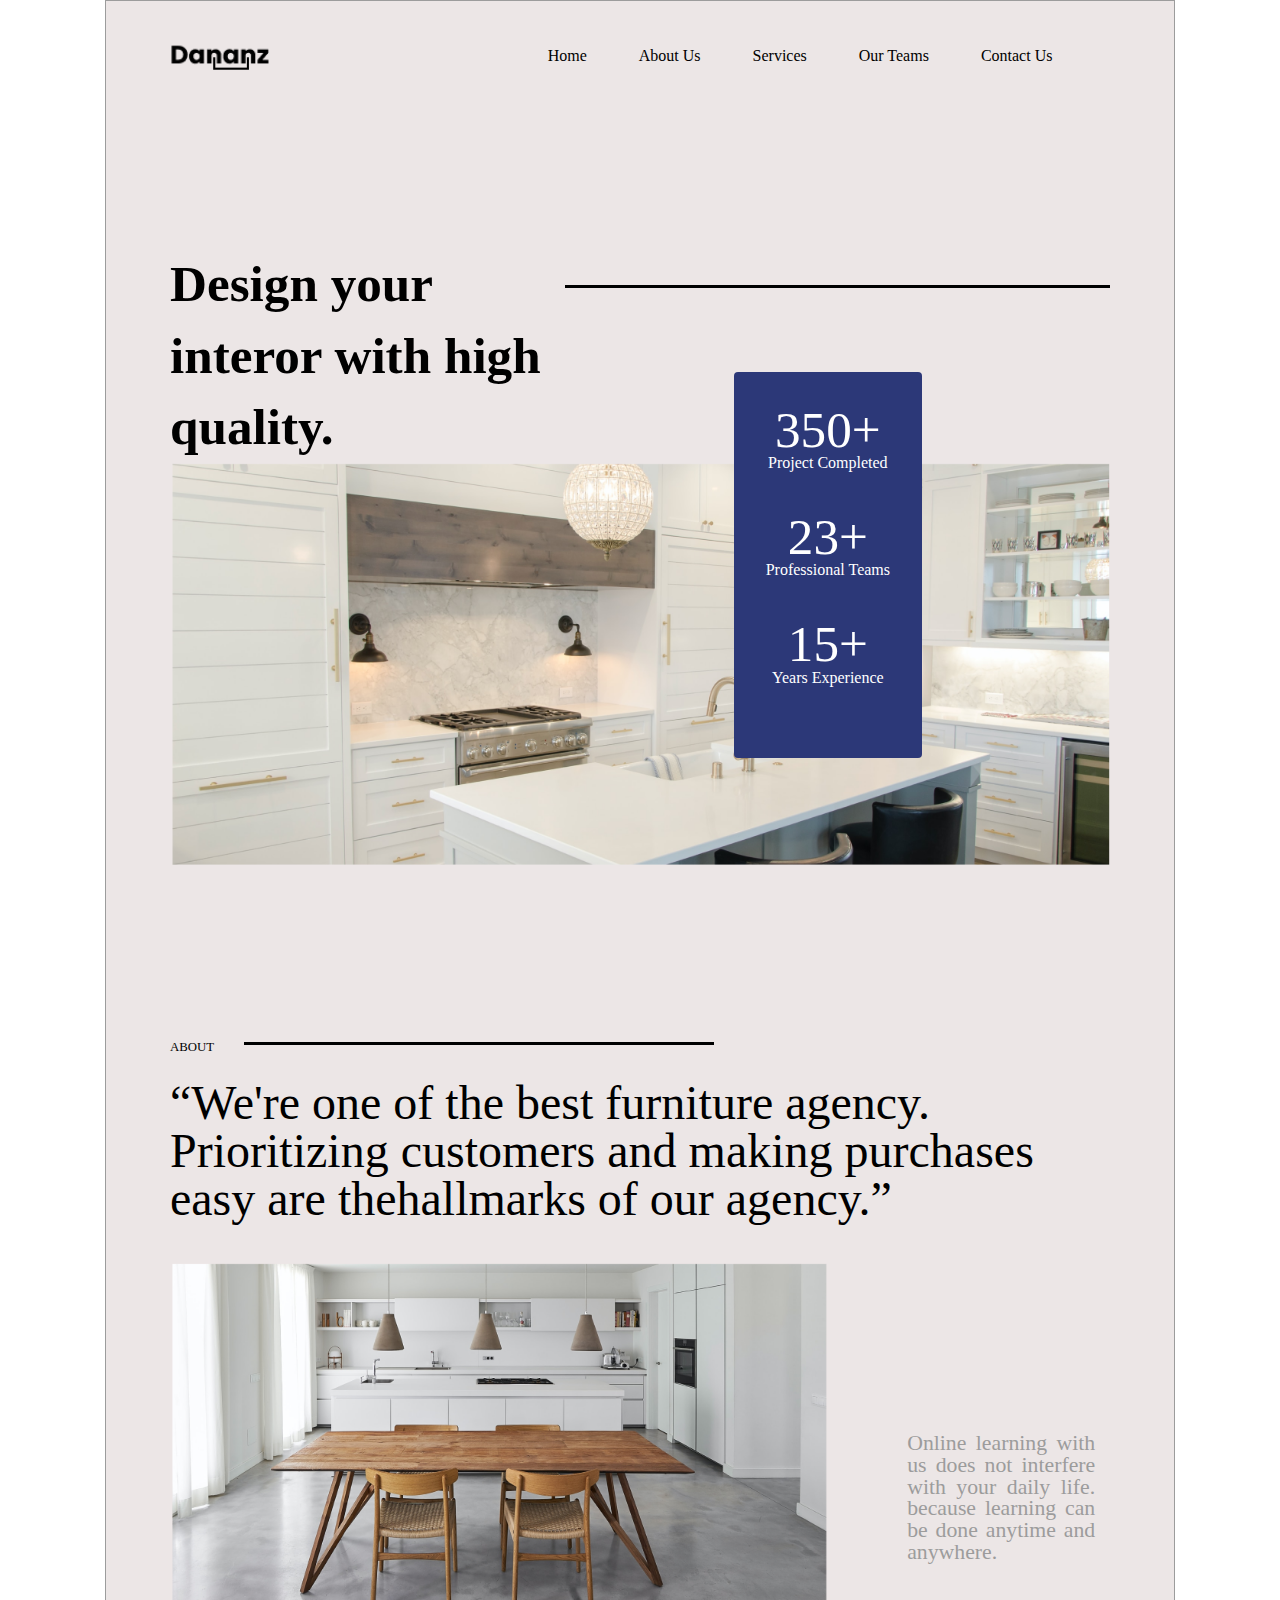
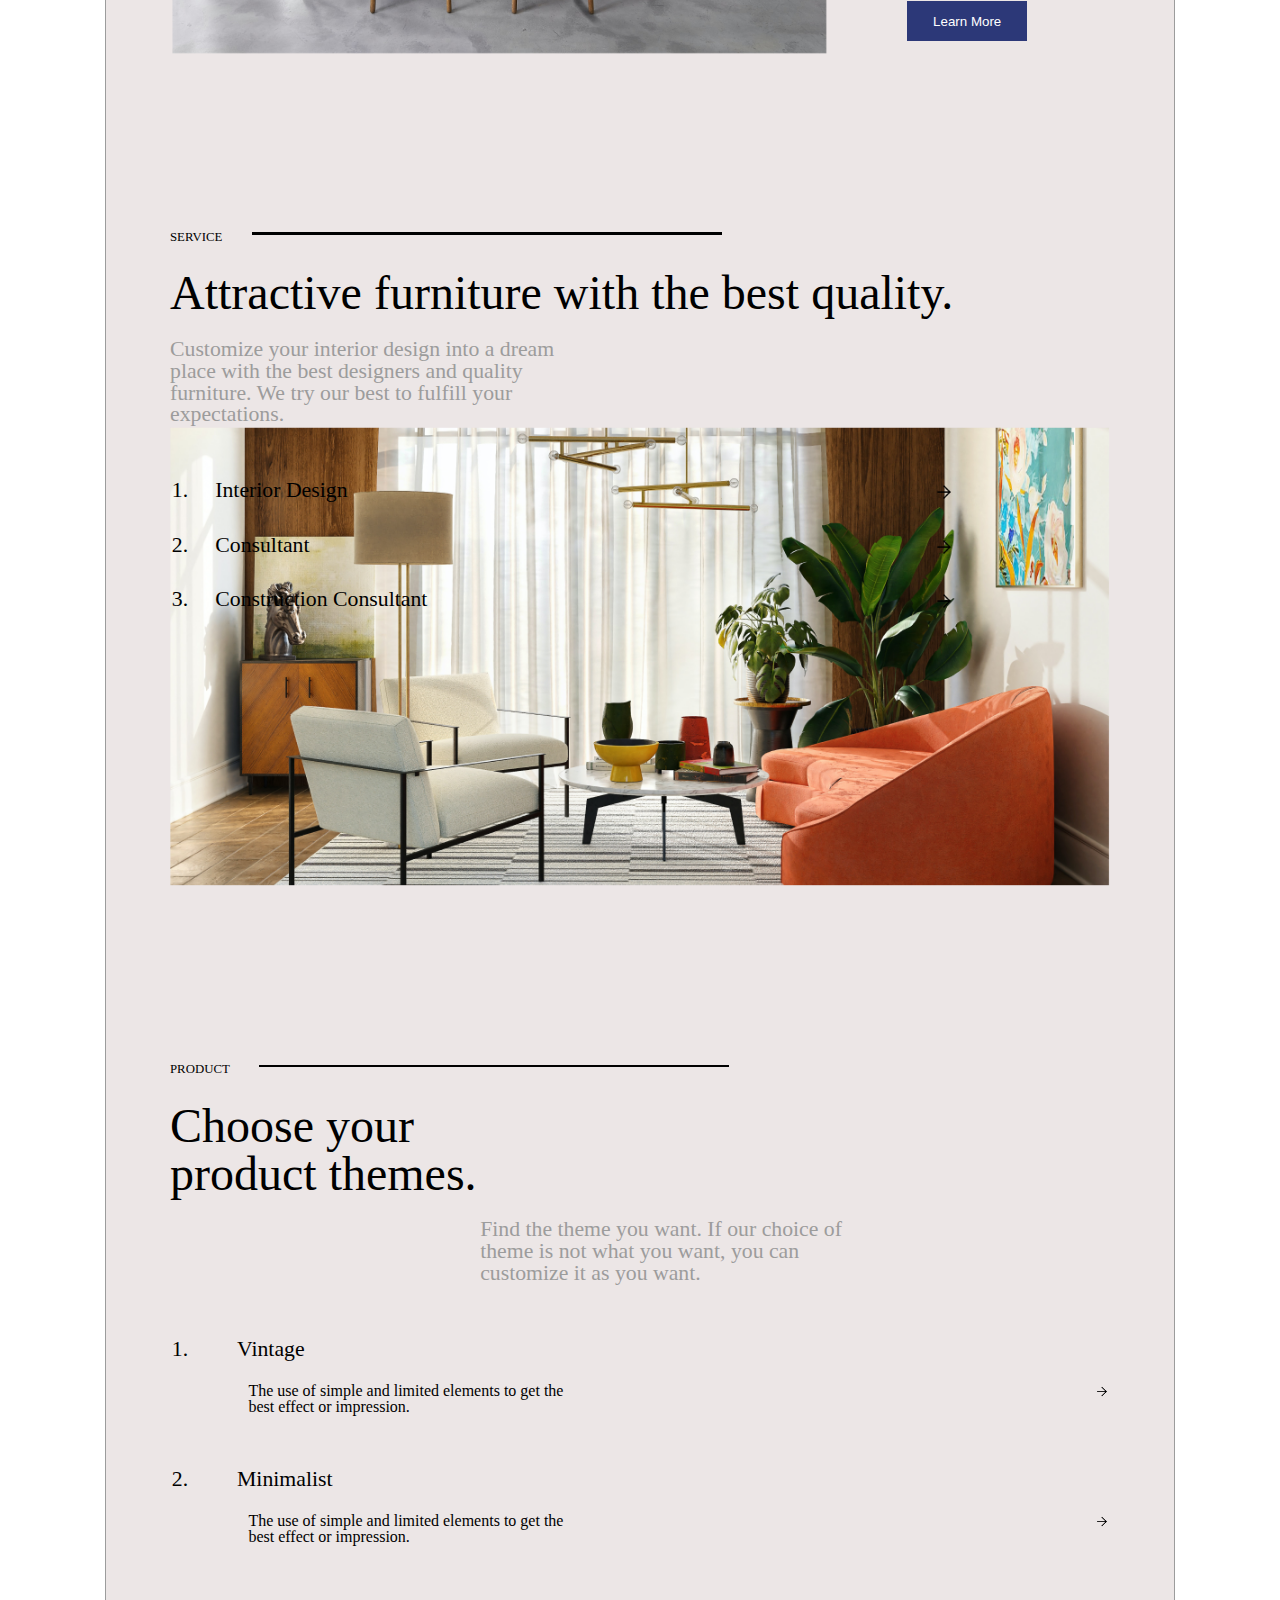
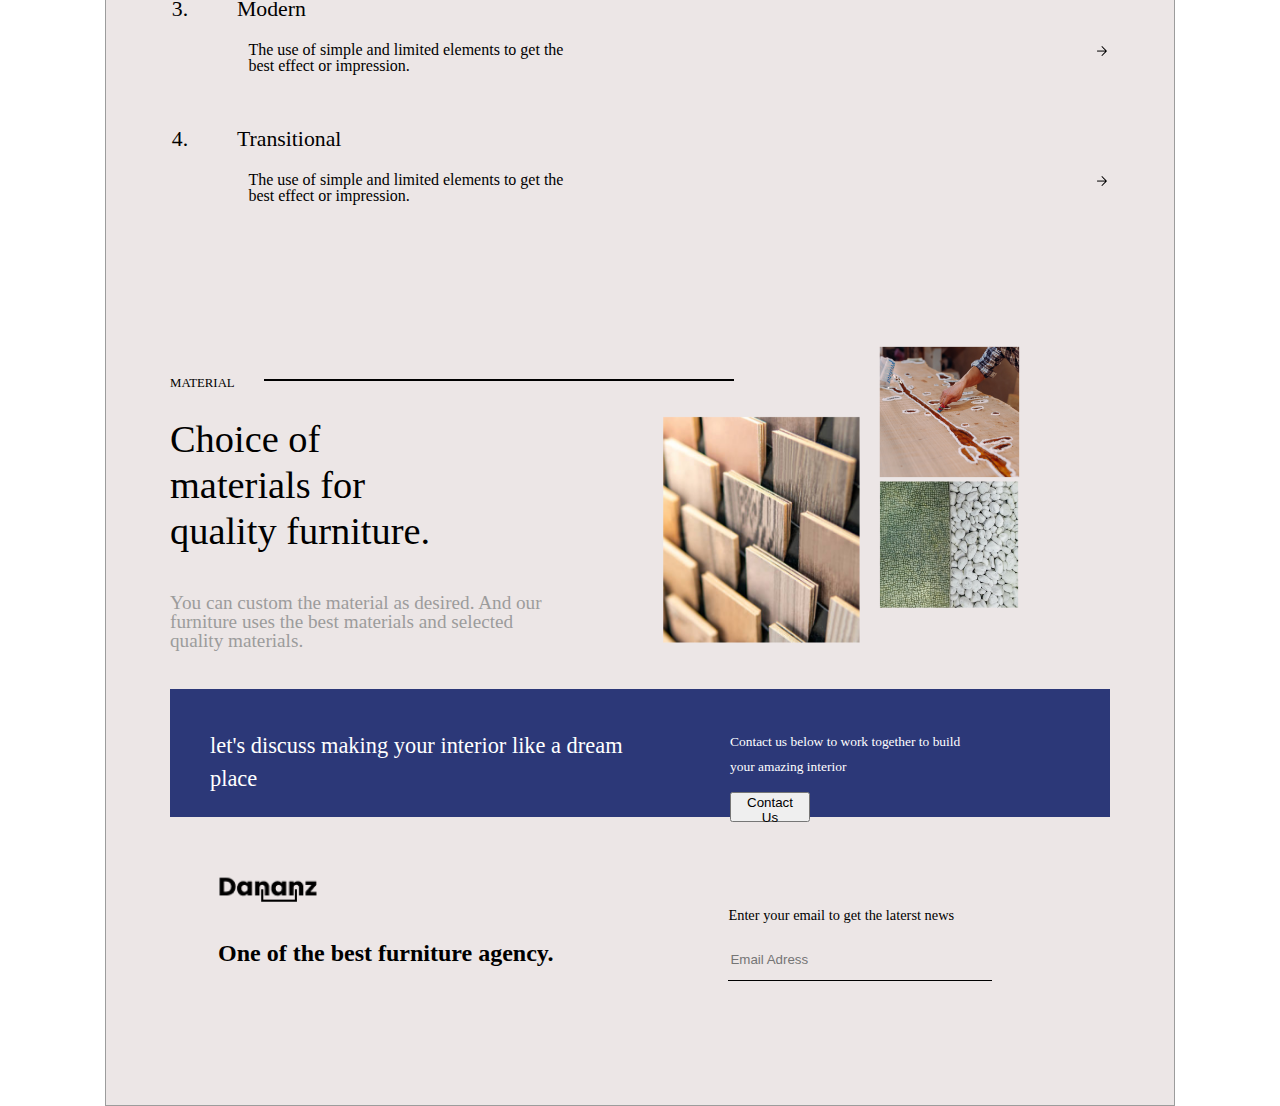
<file: index.html>
<!DOCTYPE html>
<html lang="en">

<head>
    <meta charset="UTF-8">
    <meta http-equiv="X-UA-Compatible" content="IE=edge">
    <meta name="viewport" content="width=device-width, initial-scale=1.0">
    <title>Home</title>
    <link rel="stylesheet" href="CSS/reset.css">
    <link rel="stylesheet" href="CSS/index_style.css">
    <link rel="stylesheet" href="CSS/general.css">
    <link rel="stylesheet" href="Imagenes/imagenes_index/arrow.png">
    <link rel="stylesheet" href="https://fonts.googleapis.com/css2?family=Poppins:wght@100;600&display=swap">
</head>

<body>
    <div class="containerAll">

        <header>
            <div class="logoContainer">
                <img  src="Imagenes/logo.png" alt="" class="logo">
            </div>
            <nav class="menuNav">
                <ul class="lista-itemNav">
                    <li class="itemNav"><a href="index.html">Home</a> </li>
                    <li class="itemNav"><a href="about.html">About Us</a></li>
                    <li class="itemNav"><a href="services.html">Services</a></li>
                    <li class="itemNav"><a href="">Our Teams</a></li>
                    <li class="itemNav"><a href="">Contact Us</a></li>
                </ul>
            </nav>
        </header>
        <div class="hero firstHero">
            <div class="container__firstTitleHero">
                <p>Design your <br>interor with high<br>quality.</p>
                <p class="line"></p>
            </div>
            <div class="diferenciales">
                <ul>
                    <li class="li-Diferenciales">
                        <h2 class="numberDiferenciales">350+</h2>
                        <p class="textoDiferenciales">Project Completed</p>
                    </li>
                    <li class="li-Diferenciales">
                        <h2 class="numberDiferenciales">23+</h2>
                        <p class="textoDiferenciales">Professional Teams</p>
                    </li>
                    <li class="li-Diferenciales">
                        <h2 class="numberDiferenciales">15+</h2>
                        <p class="textoDiferenciales">Years Experience</p>
                    </li>
                </ul>
            </div>
            <img class="imagen" src="Imagenes/imagenes_index/imageA.png" alt="">
        </div>

        <div class="hero secondHero">
            <div class="container__titleHero">
                <p class="spaceBeforeLine"> ABOUT </p>
                <p class="line"></p>
            </div>
            <p class="principal">“We're one of the best furniture agency. Prioritizing customers and making purchases easy
                are thehallmarks of
                our agency.”
            </p>
            <div class="container__imagen">
                <img class="imagen" src="Imagenes/imagenes_index/imageB.png" class="secondHero-image" alt="">
            </div>
            <div class="container__grayText">
                <p class="secundario">Online learning with us does not interfere with your daily life. because learning can
                    be
                    done anytime and anywhere.
                </p>
                <button>Learn More</button>
            </div>
        </div>
        
        <div class="hero thirdHero">
            <div class="container__titleHero">
                <p class="spaceBeforeLine">SERVICE</p>
                <p class="line"></p>
            </div>
            <p class="principal">Attractive furniture with the best quality.</p>
            <p class="secundario">Customize your interior design into a dream place with the best designers and quality
                furniture. We try our
                best to fulfill your expectations.
            </p>
            <ol class="listaServicios" type="">
                <li>
                    <p>Interior Design</p>
                    <img src="Imagenes/imagenes_index/arrow.png" alt="" class="flecha">
                </li>
                <li>
                    <p>Consultant</p>
                    <img  src="Imagenes/imagenes_index/arrow.png" alt="" class="flecha">
                </li>
                <li>
                    <p>Construction Consultant</p>
                    <img src="Imagenes/imagenes_index/arrow.png" alt="" class="flecha">
                </li>
            </ol>
            <img class="imagen" src="Imagenes/imagenes_index/ImageC.png" alt="" class="thirdHero-image">
        </div>
        <div class="hero forthHero">
            <div class="container__titleHero">
                <p class="spaceBeforeLine">PRODUCT</p>
                <p class="line"></p>
            </div>
            </p>
            <div class="principalAndSecundario">
                <p class="principal">Choose your <br>product themes.</p>
                <p class="secundario">Find the theme you want. If our choice of theme is not what you want, you can
                    customize it as you want.</p>
            </div>
            <div class="forthHero-list">
                <ol class="products__list">
                    <li class="listaProductos">Vintage</li>
                    <img  src="Imagenes/imagenes_index/arrow.png" alt="" class="flecha">
                    <p>The use of simple and limited elements to get the best effect or impression.</p>
        
                    <li class="listaProductos">Minimalist</li>
                    <img  src="Imagenes/imagenes_index/arrow.png" alt="" class="flecha">
                    <p>The use of simple and limited elements to get the best effect or impression.</p>
        
                    <li class="listaProductos">Modern</li>
                    <img  src="Imagenes/imagenes_index/arrow.png" alt="" class="flecha">
                    <p>The use of simple and limited elements to get the best effect or impression.</p>
        
                    <li class="listaProductos">Transitional</li>
                    <img  src="Imagenes/imagenes_index/arrow.png" alt="" class="flecha">
                    <p>The use of simple and limited elements to get the best effect or impression.</p>
                </ol>
            </div>
        </div>
        <div class="hero fiveHero">
            <div class="container__titleHero">
                <p class="spaceBeforeLine">MATERIAL</p>
                <p class="line"></p>
            </div>
            <div class="fiveHero-texto">
                <p class="principal">Choice of <br>materials for <br>quality furniture.</p>
                <p class="secundario">You can custom the material as desired. And our furniture uses the best materials and
                    selected quality materials.</p>
            </div>
            <div class="fiveHero-container-images">
                <div class="fiveHero-allImages">
                    <img class="imagen" src="Imagenes/imagenes_index/Mask group.png" alt="" class="fiveHero-imageC">
                    <div class="fiveHero-imagesDerecha">
                        <img class="imagen" src="Imagenes/imagenes_index/Mask group-1.png" alt="" class="fiveHero-imageA">
                        <img class="imagen" src="Imagenes/imagenes_index/Mask group-2.png" alt="" class="fiveHero-imageB">
                    </div>
                </div>
            </div>
        </div>
        <div class="container containerDiv_3">
            <div class="left">
                <p>let's discuss making your interior like a dream place</p>
            </div>
            <div class="rigth">
                <p>Contact us below to work together to build your amazing interior</p>
                <button>Contact Us</button>
            </div>
        </div>
        <footer class="rodapie">
            <div class="footerLeft">
                <img src="Imagenes/logo.png" alt="" class="logo">
                <p>One of the best furniture agency.</p>
            </div>
            <div class="footerRigth">
                <p>Enter your email to get the laterst news</p>
                <input type="email" placeholder="Email Adress" class="btn-email">
            </div>
        </footer>
    </div>

</html>
</file>
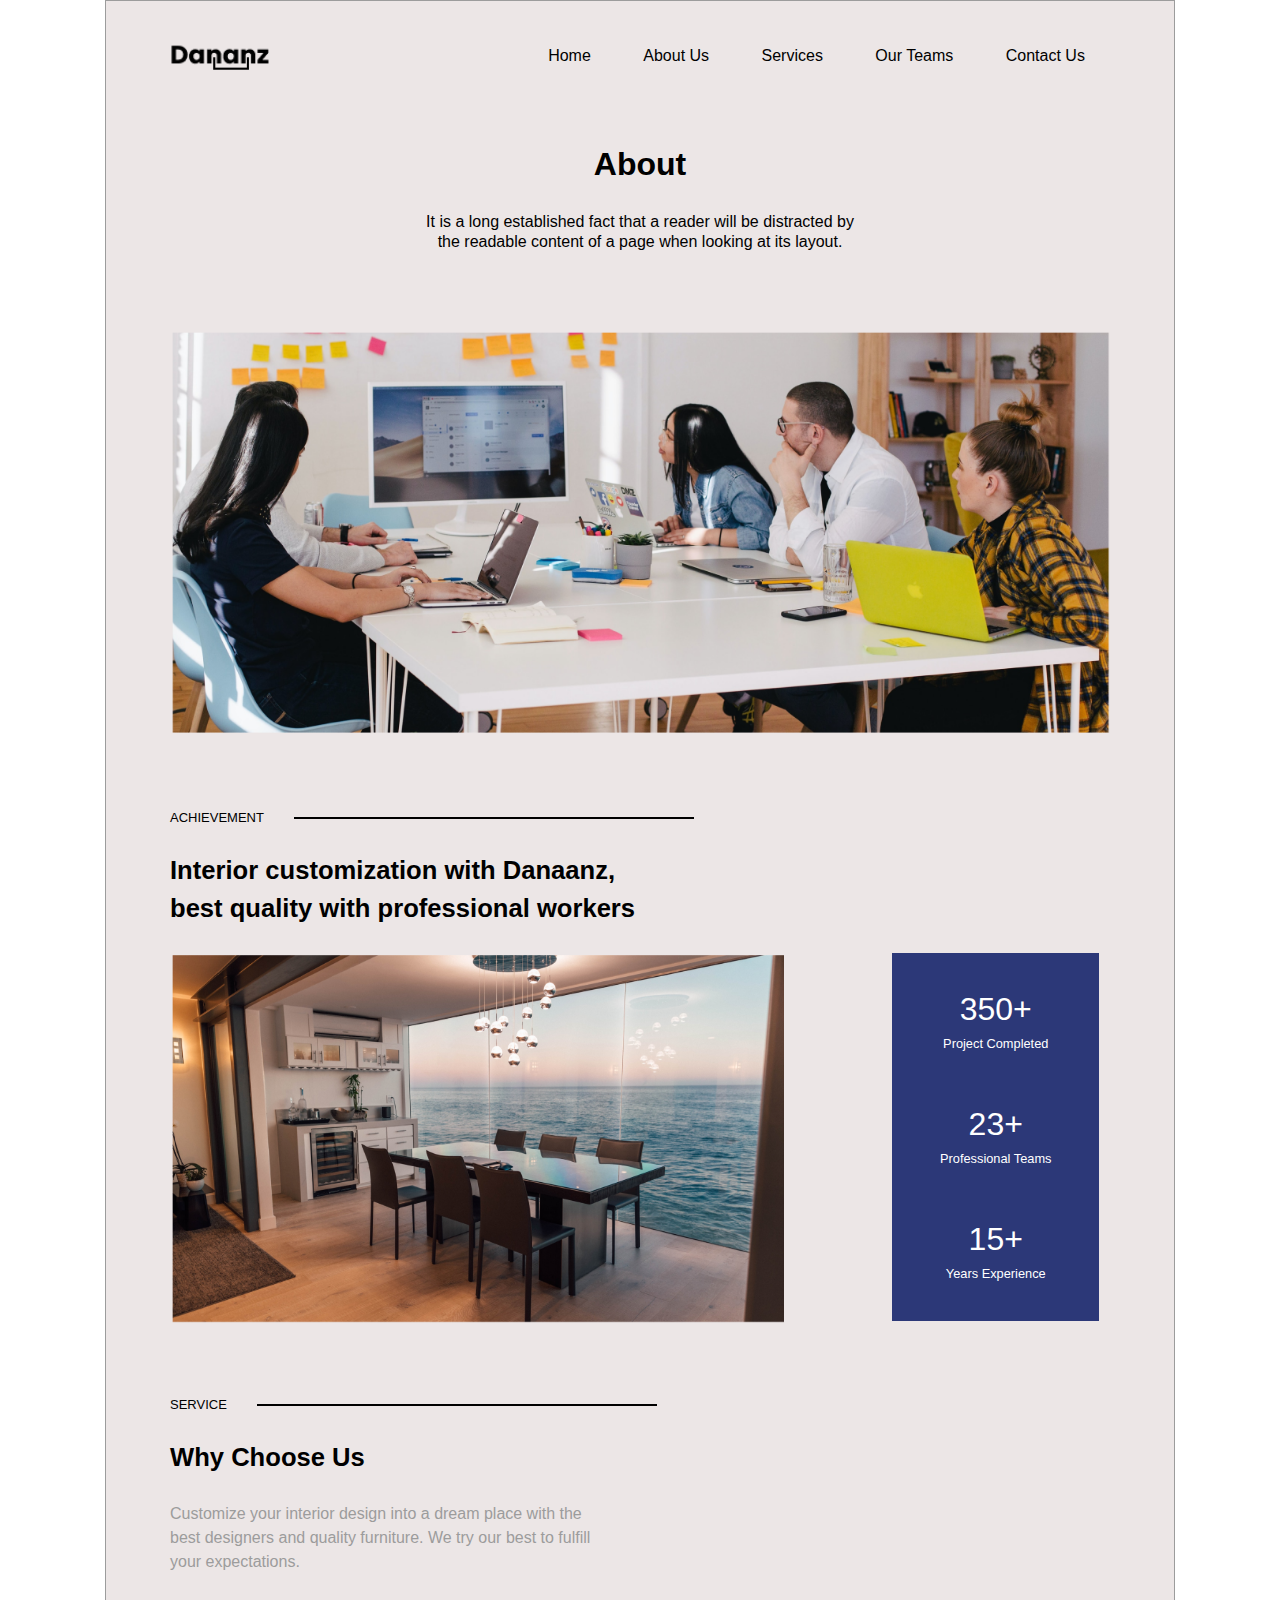
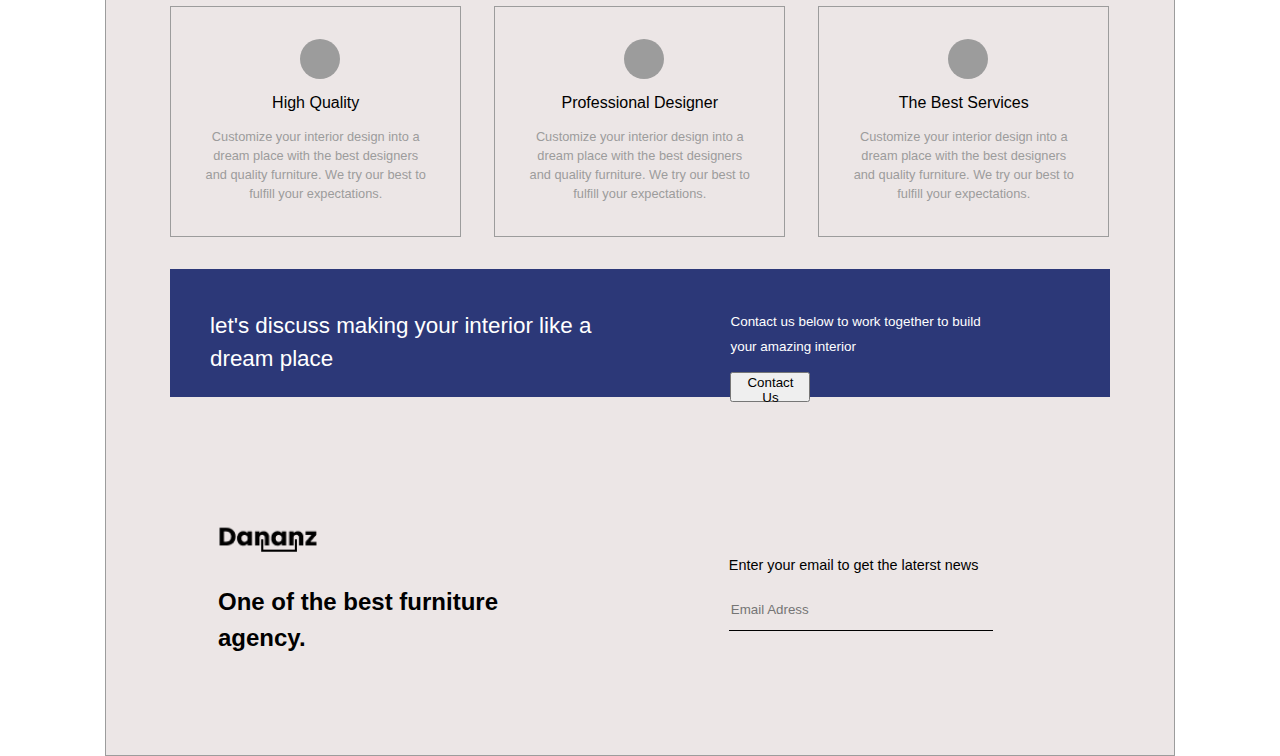
<file: about.html>
<!DOCTYPE html>
<html lang="en">

<head>
    <meta charset="UTF-8">
    <meta http-equiv="X-UA-Compatible" content="IE=edge">
    <meta name="viewport" content="width=device-width, initial-scale=1.0">
    <link rel="stylesheet" href="CSS/reset.css">
    <link rel="stylesheet" href="CSS/general.css">
    <link rel="stylesheet" href="CSS/about_style.css">
    <title>About</title>
</head>
<body>
    <div class="containerAll">
        <header>
            <div class="logoContainer">
                <img src="Imagenes/logo.png" alt="" class="logo">
            </div>
            <nav class="menuNav">
                <ul class="lista-itemNav">
                    <li class="itemNav"><a href="index.html">Home</a></li>
                    <li class="itemNav"><a href="about.html">About Us</a></li>
                    <li class="itemNav"><a href="services.html">Services</a></li>
                    <li class="itemNav"><a href="">Our Teams</a></li>
                    <li class="itemNav"><a href="">Contact Us</a></li>
                </ul>
            </nav>
        </header>     
        <main class="container containerMain">
            <div class="main-textBox">
                <h1 class="main-title">About</h1>
                <p class="main-legend">It is a long established fact that a reader will be distracted by the readable
                    content of a page when looking at its layout.</p>
            </div>
            <img src="Imagenes/img-servicios/unsplash_vbxyFxlgpjM.png" alt="" class="img imgAbout">
        </main>
        <section class="container containerSection_1">
            <div class="textBox">
                <h2 class="title">ACHIEVEMENT</h2>
                <p class="breakLine"></p>
                <p class="text">Interior customization with Danaanz, best quality with professional workers</p>
            </div>
            <img src="Imagenes/img-servicios/Mask group.png" alt="" class=" imgAchivement">
            <ul class="lista-benefits">
                <li class="benefit">
                    <h2 class="benefitTitle">350+</h2>
                    <p class="benefitText">Project Completed</p>
                </li>
                <li class="benefit">
                    <h2 class="benefitTitle">23+</h2>
                    <p class="benefitText">Professional Teams</p>
                </li>
                <li class="benefit">
                    <h2 class="benefitTitle">15+</h2>
                    <p class="benefitText">Years Experience</p>
                </li>
            </ul>
        </section>
        <section class="container containerSection_2">
            <div class="textBox">
                <h2 class="title">SERVICE</h2>
                <p class="breakLine"></p>
                <p class="text">Why Choose Us</p>
                <p class="smallText">Customize your interior design into a dream place with the best designers and quality
                    furniture. We try our best to fulfill your expectations.</p>
            </div>
            <ul class="diferenciales">
                <li>
                    <p class="grayCirlce"></p>
                    <h2 class="diferencialTitle">High Quality</h2>
                    <p class="descripcionDiferencial">Customize your interior design into a dream place with the best
                        designers and quality furniture. We try our best to fulfill your expectations.</p>
    
                </li>
                <li>
                    <p class="grayCirlce"></p>
                    <h2 class="diferencialTitle">Professional Designer</h2>
                    <p class="descripcionDiferencial">Customize your interior design into a dream place with the best
                        designers and quality furniture. We try our best to fulfill your expectations.</p>
                </li>
                <li>
                    <p class="grayCirlce"></p>
                    <h2 class="diferencialTitle">The Best Services</h2>
                    <p class="descripcionDiferencial">Customize your interior design into a dream place with the best
                        designers and quality furniture. We try our best to fulfill your expectations.</p>
                </li>
            </ul>
        </section>
        <div class="container containerDiv_3">
            <div class="left">
                <p>let's discuss making your interior like a dream place</p>
            </div>
            <div class="rigth">
                <p>Contact us below to work together to build your amazing interior</p>
                <button>Contact Us</button>
            </div>
        </div>
    
        <footer class="rodapie">
            <div class="footerLeft">
                <img src="Imagenes/logo.png" alt="" class="logo">
                <p>One of the best furniture agency.</p>
            </div>
            <div class="footerRigth">
                <p>Enter your email to get the laterst news</p>
                <input type="email" placeholder="Email Adress" class="btn-email">
            </div>
        </footer>
    </body>
</html>
</file>
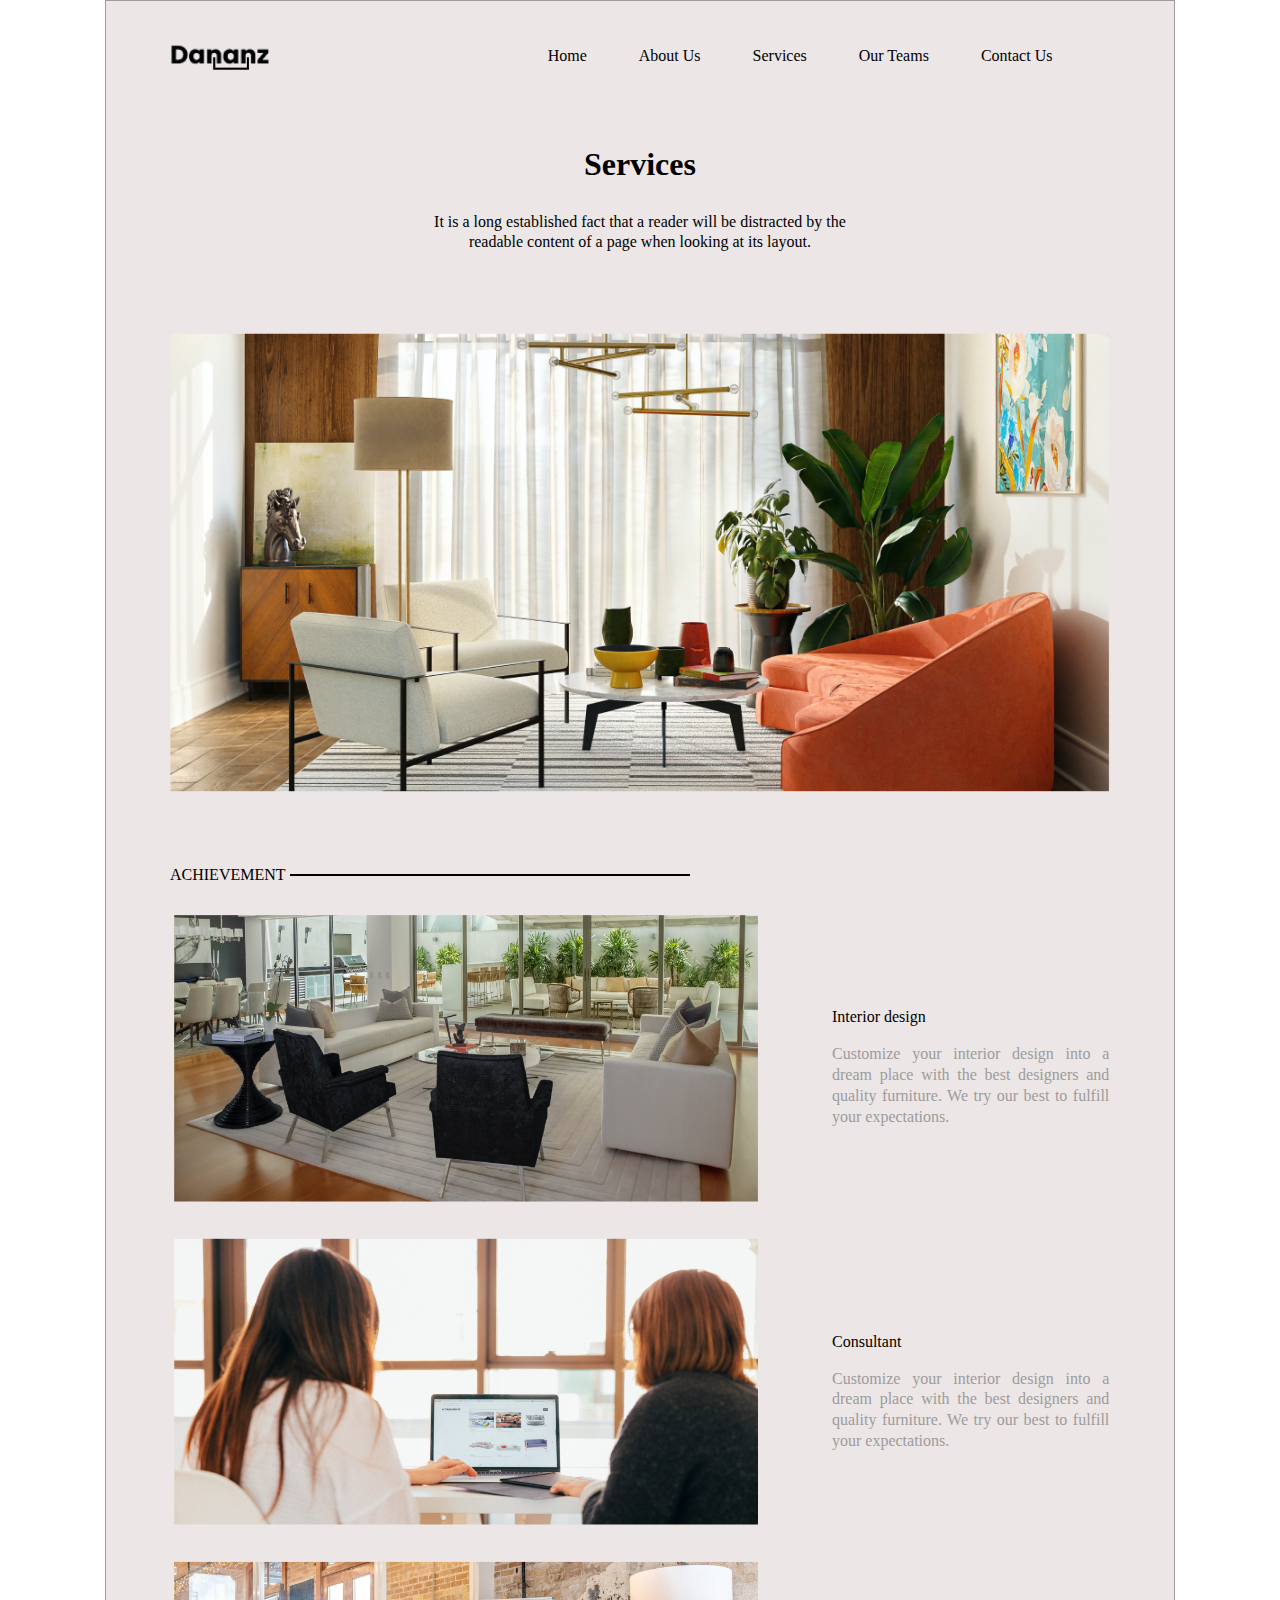
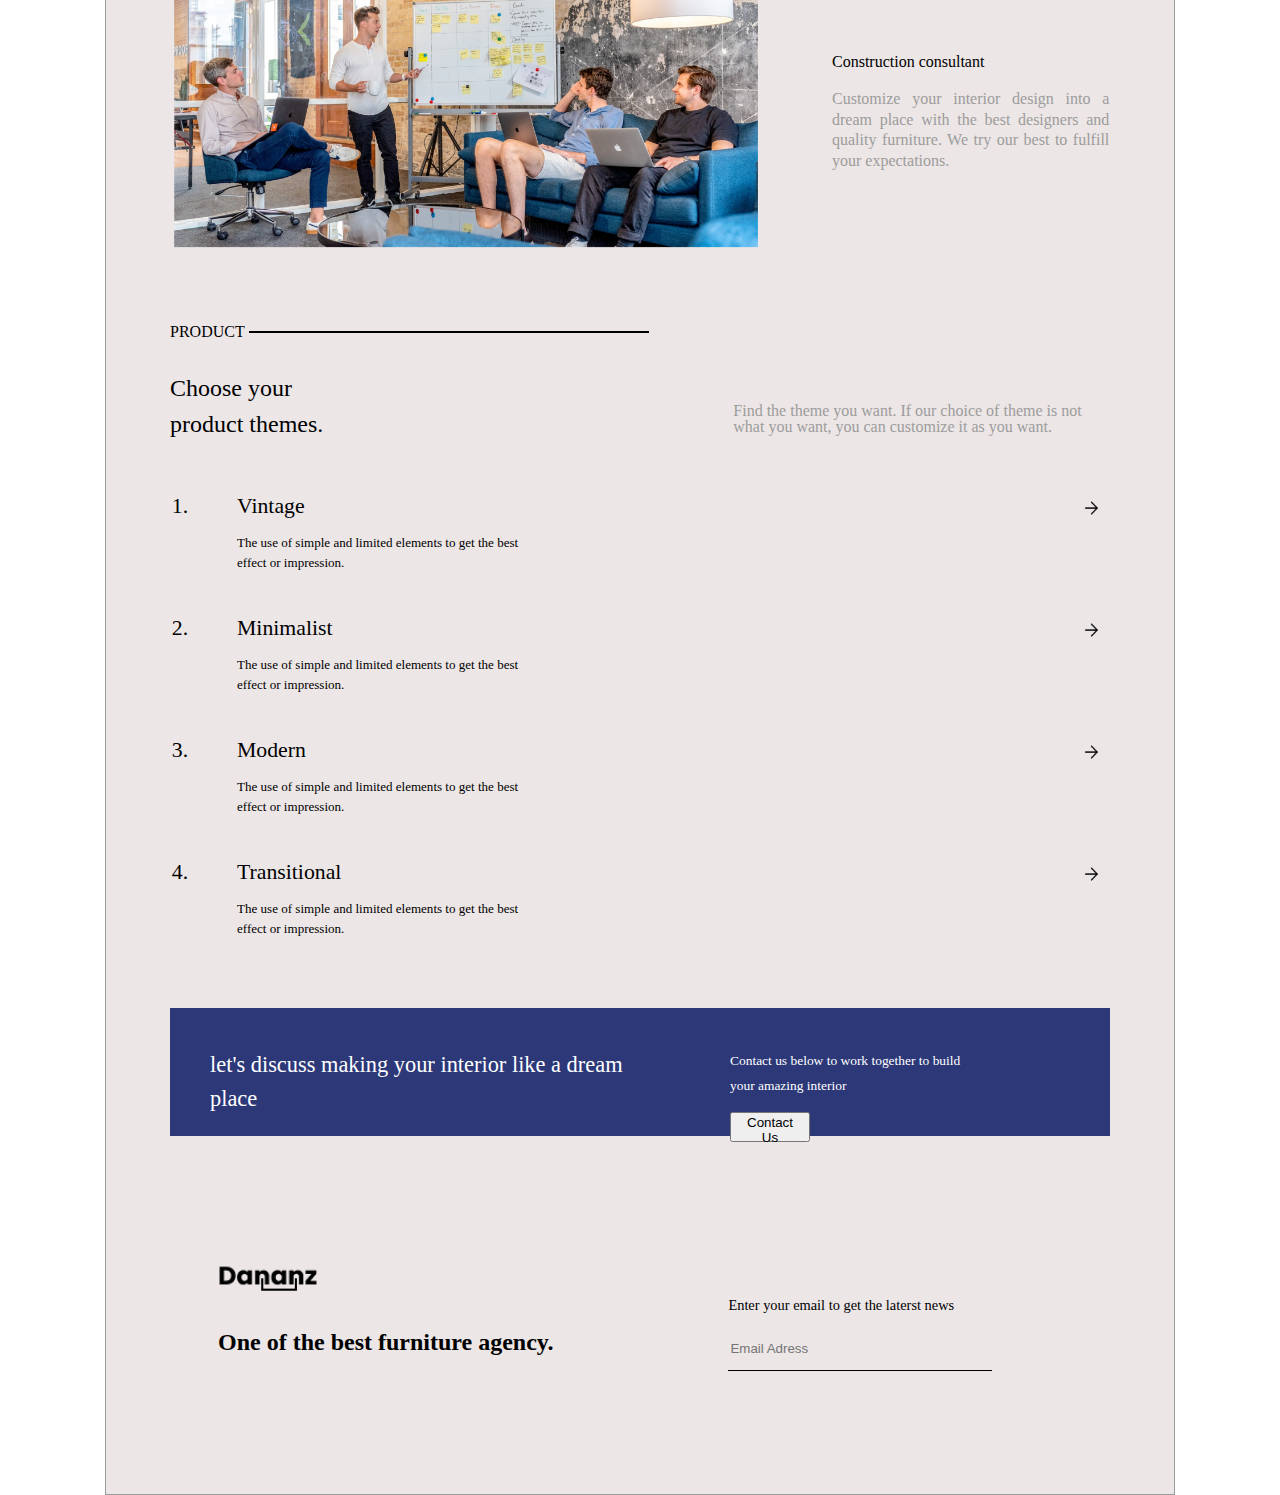
<file: services.html>
<!DOCTYPE html>
<html lang="en">

<head>
    <meta charset="UTF-8">
    <meta http-equiv="X-UA-Compatible" content="IE=edge">
    <meta name="viewport" content="width=device-width, initial-scale=1.0">
    <link rel="stylesheet" href="CSS/reset.css">
    <link rel="stylesheet" href="CSS/general.css">
    <link rel="stylesheet" href="CSS/services_style.css">
    <title>Servicios</title>
</head>

<body>
    <div class="containerAll">
        <header>
            <div class="logoContainer">
                <img src="Imagenes/logo.png" alt="" class="logo">
            </div>
            <nav class="menuNav">
                <ul class="lista-itemNav">
                    <li class="itemNav"><a href="index.html">Home</a> </li>
                    <li class="itemNav"><a href="about.html">About Us</a></li>
                    <li class="itemNav"><a href="">Services</a></li>
                    <li class="itemNav"><a href="">Our Teams</a></li>
                    <li class="itemNav"><a href="">Contact Us</a></li>
                </ul>
            </nav>
        </header>
        <main class="container containerMain">
            <div class="main-textBox">
                <h1 class="mainTitle">Services</h1>
                <p class="mainSmallText">It is a long established fact that a reader will be distracted by the readable
                    content of a page when looking at its layout.</p>
            </div>
            <img src="Imagenes/imagenes_index/ImageC.png" alt="" class="img imgAbout">
        </main>
        <div class="container container__div-1">
            <div class="titleBox">
                <h2 class="title">ACHIEVEMENT</h2>
                <p class="breakLine"></p>
            </div>
            <div class="achivementsContainer">
                <div class="achivement">
                    <img src="Imagenes/imagenes_servicios/Mask group-1.png" alt="" class="achivementImg">
                    <div class="achivementTextBox">
                        <h2 class="achivementTitle">Interior design</h2>
                        <p class="achivementText">Customize your interior design into a dream place with the best
                            designers and quality furniture. We try our best to fulfill your expectations.</p>
                    </div>
                </div>
                <div class="achivement">
                    <img src="Imagenes/imagenes_servicios/Mask group.png" alt="" class="achivementImg">
                    <div class="achivementTextBox">
                        <h2 class="achivementTitle">Consultant</h2>
                        <p class="achivementText">Customize your interior design into a dream place with the best
                            designers and quality furniture. We try our best to fulfill your expectations.</p>
                    </div>
                </div>
                <div class="achivement">
                    <img src="Imagenes/imagenes_servicios/Mask group-2.png" alt="" class="achivementImg">
                    <div class="achivementTextBox">
                        <h2 class="achivementTitle">Construction consultant</h2>
                        <p class="achivementText">Customize your interior design into a dream place with the best
                            designers and quality furniture. We try our best to fulfill your expectations.</p>
                    </div>
                </div>
            </div>
        </div>
        <div class="container container__div-2">
            <div class="titleBox">
                <h2 class="title">PRODUCT</h2>
                <p class="breakLine"></p>
            </div>
            <div class="textBox">
                <p class="bigText">Choose your <br>product themes.</p>
                <p class="smallText">Find the theme you want. If our choice of theme is not what you want, you can
                    customize it as you want.</p>
            </div>
            <ol class="ol-productos">
                <li class="li-producto">
                    <h2 class="li-producto__title">Vintage</h2>
                    <img src="Imagenes/imagenes_index/arrow.png" alt="" class="li-producto__flecha">
                    <p>The use of simple and limited elements to get the best effect or impression.</p>
                </li>

                <li class="li-producto">
                    <h2 class="li-producto__title">Minimalist</h2>
                    <img src="Imagenes/imagenes_index/arrow.png" alt="" class="li-producto__flecha">
                    <p>The use of simple and limited elements to get the best effect or impression.</p>
                </li>
                <li class="li-producto">
                    <h2 class="li-producto__title">Modern</h2>
                    <img src="Imagenes/imagenes_index/arrow.png" alt="" class="li-producto__flecha">
                    <p>The use of simple and limited elements to get the best effect or impression.</p>
                </li>

                <li class="li-producto">
                    <h2 class="li-producto__title">Transitional</h2>
                    <img src="Imagenes/imagenes_index/arrow.png" alt="" class="li-producto__flecha">
                    <p>The use of simple and limited elements to get the best effect or impression.</p>
                </li>
            </ol>
        </div>
        <div class="container containerDiv_3">
            <div class="left">
                <p>let's discuss making your interior like a dream place</p>
            </div>
            <div class="rigth">
                <p>Contact us below to work together to build your amazing interior</p>
                <button>Contact Us</button>
            </div>
        </div>

        <footer class="rodapie">
            <div class="footerLeft">
                <img src="Imagenes/logo.png" alt="" class="logo">
                <p>One of the best furniture agency.</p>
            </div>
            <div class="footerRigth">
                <p>Enter your email to get the laterst news</p>
                <input type="email" placeholder="Email Adress" class="btn-email">
            </div>
        </footer>
    </div>
</body>

</html>
</file>
<file: CSS/index_style.css>
/* 
    Selector de atributo: 
        Selector de id
            - Antecede el símbolo numeral '#'
            - Son case sensitive
            - No se recomienda usa id para dar estilos, porque eson son aplicables solo a un elemento y uno de los principios de CSS es que los principios de CSS es que los estilos sean reutilizables.
            - baja el rendimiento de especificidad

    Selector de atributo: 
        Selectores de clase
            - Antecede el punto '.'
            - Es el selector más recomendado para dar estilos


        Selector de atributo: 
            - se coloca el atributo en común dentro de un paréntesis cuadrado '[]'



[class]{
    background-color: blueviolet; 
}

[class^="container"]{  Esto ^ significa= si la referencia empieza con p.e "container, para indicar "si termiina con" se usa el dolar $ 
    background-color: blueviolet;
}

[class*="container"]{  Con *, el selector aplica el estilo a todo lo que tenga la referencia indicada, en este caso "containen", sin importar la posición
    background-color: blueviolet; 
}
*/

.container__titleHero > p {
    position: relative;
    display: inline-block;
    font-size: 1vw;    
}

.container__titleHero {
    margin-bottom: 2vw;
}

.spaceBeforeLine::after{
    content:" ";
    padding-right: 2em;
    margin-top: 0%;
}

.line{
    content:" ";
    display: inline-block;
    height: .2vw;
    width: 50%;
    background: black;
    bottom: 6px;
}

.container__firstTitleHero > .line{
    right: 0;
    position: absolute;
    top: 6%;
    width: 58%;
}

.hero{
    display: block;
    position: relative;
    margin-top: 170px;
    width: 100%;
}


div.hero:nth-child(2) > .container__firstTitleHero{
    display: inline-block;
    font-size: 4vw;
    font-weight: bold;
    line-height: 1.4em;
}

.diferenciales {
    display: inline-block;
    position: absolute;
    top: 20%;
    right: 20%;
    color: white;
    background-color: #2C3878;
    padding: 2em;
    border-radius: 4px;
}

.li-Diferenciales{
    margin-bottom: 2.5em;
    text-align: center;
}

.li-Diferenciales > h2{
    font-size: 4vw;
}

img{
    width: 100%;
}


div > .principal{
    font-size: 3em;
    font-weight: 400;
}

div > .secundario{
    font-size: 1.7vw;
    margin-top: 1em;
    color: #9C9C9C;
}


.secondHero > .container__imagen{
    display: inline-block;
    width: 70%;
    height: 100%;
    margin-top: 2.5em;
}

.secondHero > .container__grayText {
    display: inline-block;
    width: 20%;
    text-align: justify;
    vertical-align: top;
    margin-top: 20%;
    margin-left: 8%;
}

.container__grayText > button{
    background-color: #2C3878;
    color: white;
    height: 3em;
    width: 9em;
    vertical-align: baseline;
    margin-top: 20%;
    border: none;
}

.thirdHero > .secundario{
    width: 43%;
}

.listaServicios{
    position: absolute;
    list-style-type: decimal;
    margin-top: 2.5em;
    font-size: 1.7vw;
    margin-left: 2.5%;

}

.listaServicios > li{
    padding-left: 1em;
    margin-bottom: 1.5em;
    width: 34em;
}

.listaServicios >li > p, img{
    display: inline-block;
}


.thirdHero-image{
    width: 90%;
    height: 500px;
    margin-left: 10%;
    margin-top: 8%;
}

.principalAndSecundario > p{
    display: inline-block;
}

.forthHero > .principal{
    position: relative;
    width: 60%;
    font-size: 2em;
}


.principalAndSecundario > .secundario{
    width: 40%;
    top: 30%;
    margin-left: 33%;
}

.listaProductos{
    list-style-type: decimal;
    margin-top: 2.5em;
    font-size: 1.7vw;
    margin-left: 2.5%;
    padding-left: 2em;
    margin-bottom: 1em;
}

.products__list > p{
    padding-left: 4.9em;
    margin-bottom: 5%;
    width: 20em;
}

.flecha{
    position: absolute;
    width: 1em;
    right: 0%;
}

.fiveHero-texto{
    display: inline-block;
    width: 50%;
    vertical-align: top;
}

.fiveHero-texto:nth-child(2){
    width: 40%; 
}

.fiveHero-container-images{
    width: 50%;
    display: inline-block;
}

.fiveHero-allImages > img{
    width: 21%;
    display: inline-block;
    position: absolute;
    margin- top: -8%;
    margin-left: 12%;
}

.fiveHero-imageC{
    height: 90%;
    margin-top: 7%;
}

.fiveHero-imagesDerecha{
    display: inline-block;
    width: 30%;
    margin-left: 70%;
    margin-top: -15%;
}

.fiveHero-imageB{
    width: 80%;
    margin-top: 5%;
}

.fiveHero-texto > .principal{
    font-size: 3vw;
    line-height: 1.2em;
}

.fiveHero-texto > .secundario{
    font-size: 1.5vw;
    margin-bottom: 2em;
    margin-top: 2em;
}

.fiveHero-texto > button {
    font-size: 1.3vw;
    color: black;
    height: 2.5em;
    width: 8em;
    border: solid black 1px;
}

.fiveHero-allImages{
    top: 4rem;
}
</file>
<file: CSS/general.css>
/* Header: menu navegación y lgo*/

body{
    /* font-family: 'Poppins', sans-serif; */
}

.containerAll{
    width: 940px;
    margin: auto;
    padding: 2em 4em 4em 4em;
    border: 1px solid #9C9C9C;
    background-color: #ece6e6;
}

header{
    height: 45px;
}

.logoContainer, .menuNav{
    display: inline-block;
    vertical-align: middle;
}

.logoContainer{
    width: 30%;
}

.logo{
    width: 100px;
}

.menuNav{
    width: fit-content;
    margin-left: 7.2%;
}

.lista-itemNav > li{
    display: inline-block;

}


.itemNav > a{
    text-decoration: none;
    color: black;
    line-height: 2em;
    padding: 0.6em 1.5em 0.6em 1.5em;
}


.itemNav > a:hover {
    color: aliceblue;
    background-color: #2C3878;
    transition: 0.5s;
}




/* Footer y sección para ingresar email*/

/* rodapie */

.containerDiv_3{
    padding: 40px;
    box-sizing: border-box;
}

.containerDiv_3 > div{
    display: inline-block;
}

.containerDiv_3{
    background-color: #2C3878;
    height: 10vw;
    color: white;
}


.containerDiv_3 > .left{
    width: 50%;
    font-size: 1.4em;
    line-height: 1.5em;
    font-weight: 500;
}

.containerDiv_3 > .rigth{
    width: 30%;
    font-size: 1.05vw;
    line-height: 25px;
    margin-left: 10%;
    vertical-align: top;
    font-weight: normal;
}

.rigth > button{
    left: 50%;
    display: block;
    height: 30px;
    width: 80px;
    margin-top: 1em;
}





/* Footer*/
.rodapie{
    height: 14em;
    padding: 3em;
    box-sizing: border-box;
    color: black;
}

.rodapie > div:nth-child(n){
    display: inline-block;
}


.rodapie > .footerLeft{
    width: 40%;
    font-size: 1.5em;
    line-height: 1.5em;
    vertical-align: top;
    font-weight: bold;
}

.footerRigth{
    font-size: .9em;
    width: 30%;
    vertical-align: middle;
    margin-left: 20%;
}

.footerRigth > p{
    margin-top: 3em;
}


.footerLeft > .logo{
    margin-bottom: 0.7em;
}


.btn-email{
    margin-top: 16px;
    width: 260px;
    height: 40px;
    border: none;
    background-color: #ece6e6;
    border-bottom: solid black 0.5px;
}

.rigth > button{
    left: 50%;
    display: block;
    height: 30px;
    width: 80px;
    margin-top: 1em;
}
</file>
<file: CSS/about_style.css>
body{
    font-family: 'Poppins', sans-serif;
}

.containerAll{
    width: 940px;
    margin: auto;
    padding: 2em 4em 4em 4em;
    border: 1px solid #9C9C9C;
    background-color: #ece6e6;
}

section, main, footer{
    width: 940px;
    margin-top: 70px;
}

main{
    text-align: center;
}

main > img{
    width: 100%;
}

.main-textBox > h1{
    font-size: 2.5vw;
    font-weight: 800;
}

.main-textBox > .main-legend{
    margin-bottom: 80px;
    margin-top: 2em;
    font-size: 1em;
    width: 47%;
    font-weight: 400;
    line-height: 20px;
}

.main-textBox > p{
    width: 48%;
    margin: auto;
}


.breakLine{
    content: " ";
    height: 2px;
    width: 400px;
    background-color: black;
}

.textBox > .title, .breakLine{
    display: inline-block;
    vertical-align: middle;
}

.textBox > .title{
    font-size: 13px;
    font-weight: 500;
    margin-right: 2em;
}   

.textBox > .text{
    width: 52%;
    font-size: 1.6em;
    font-weight: 900;
    line-height: 1.5em;
    margin: 1em 0 1em 0;
}

.containerSection_1 > img{
    display: inline-block;
    width: 617px;
    height: 370px;
}

.containerSection_1 > .lista-benefits{
    display: inline-block;
    vertical-align: top;
    margin-left: 10.7%;
    padding: 2.5em 3em 2.5em 3em;
    color: white;
    background-color: #2C3878;
    text-align: center;
}

.benefit:not(:first-child){
    margin-top: 3.6em;
}



.benefitTitle{
    font-size: 2em;
    font-weight: 501;
}

.benefitText{
    font-size: 0.8em;
    margin-top: 1em;
}



.textBox > .smallText{
    width: 45%;
    color: #9C9C9C;
    line-height: 1.5em;
}

.diferenciales > li{
    width: 31%;
    display: inline-block;
    margin: 2em 0 2em 0;
    text-align: center;
    padding: 2em;
    box-sizing: border-box;
    border: 1px solid #9C9C9C;
}

.diferenciales > li:not(:last-child){
    margin-right: 3%;
}

.grayCirlce{
    height: 40px;
    width: 40px;
    border-radius: 100%;
    background-color: #9C9C9C;
    margin-left: 43%;
    margin-bottom: 1em;
}

.diferencialTitle{
    margin-bottom: 1em;
}

.descripcionDiferencial{
    color: #9C9C9C;
    line-height: 1.5em;
    font-size: 0.8em;
}
</file>
<file: CSS/services_style.css>
.container, .rodapie{
    width: 940px;
    margin-top: 70px;
    margin-top: 70px;
}


main{
    margin: auto;
}


main > img{
    width: 100%;
}

.main-textBox > h1{
    font-size: 2.5vw;
    font-weight: 800;
    text-align: center;
}

.main-textBox > .mainSmallText{
    text-align: center;
    margin-bottom: 80px;
    margin-top: 2em;
    font-size: 1em;
    width: 47%;
    font-weight: 400;
    line-height: 20px;
}

.titleBox{
    margin-bottom: 30px;
}

.main-textBox > p{
    width: 48%;
    margin: auto;
} 


.breakLine{
    display: inline-block;
    content: " ";
    height: 2px;
    width: 400px;
    background-color: black;
}

.titleBox > .title, .breakLine{
    display: inline-block;
    vertical-align: middle;
}

.achivementsContainer:nth-child(n){
    display: block;
    width: 100%;

}

.achivement > *:nth-child(n){
    display: inline-block;
}

.achivement:not(:last-child){
    margin-bottom: 30px;
}


.achivementImg{
    width: 63%;
}

.achivementTextBox{
    width: 29.5%;
    vertical-align: top;
    margin-top: 10%;
    margin-left: 7%;
    text-align: center;
    text-align: justify;
    line-height: 1.3em;
    color: #9C9C9C;
}

.achivementTitle{
    text-align: left;
    margin-bottom: 1em;
    font-weight: 501;
    color: black;
}

/* seccion 2*/



.container__div-2 > .textBox > .bigText{
    width: 50%;
    font-size: 1.5em;
    line-height: 1.5em;
    display: inline-block;
}

.container__div-2 > .textBox > .smallText{
    width: 40%;
    margin-left: 9.5%;
    display: inline-block;
    font-size: 1em;
    color: #9C9C9C;
}

.ol-productos{
    list-style-type: decimal;
    margin-top: 2.5em;
    font-size: 1.7vw;
    margin-left: 2.5%;
    margin-bottom: 1em;
}

.li-producto{
    padding-left: 2em;
    margin-bottom: 5%;
}

.li-producto > p{
    width: 23em;
    font-size: 0.6em;
    margin-top: 1em;
    line-height: 1.5em;
}

.li-producto__flecha{
    position: relative;
    width: 1em;
    vertical-align: middle;
}

.li-producto__title{
    width: 96%;
    font-size: 1em;
}

.li-producto__flecha, .li-producto__title{
    display: inline-block;
}
</file>
